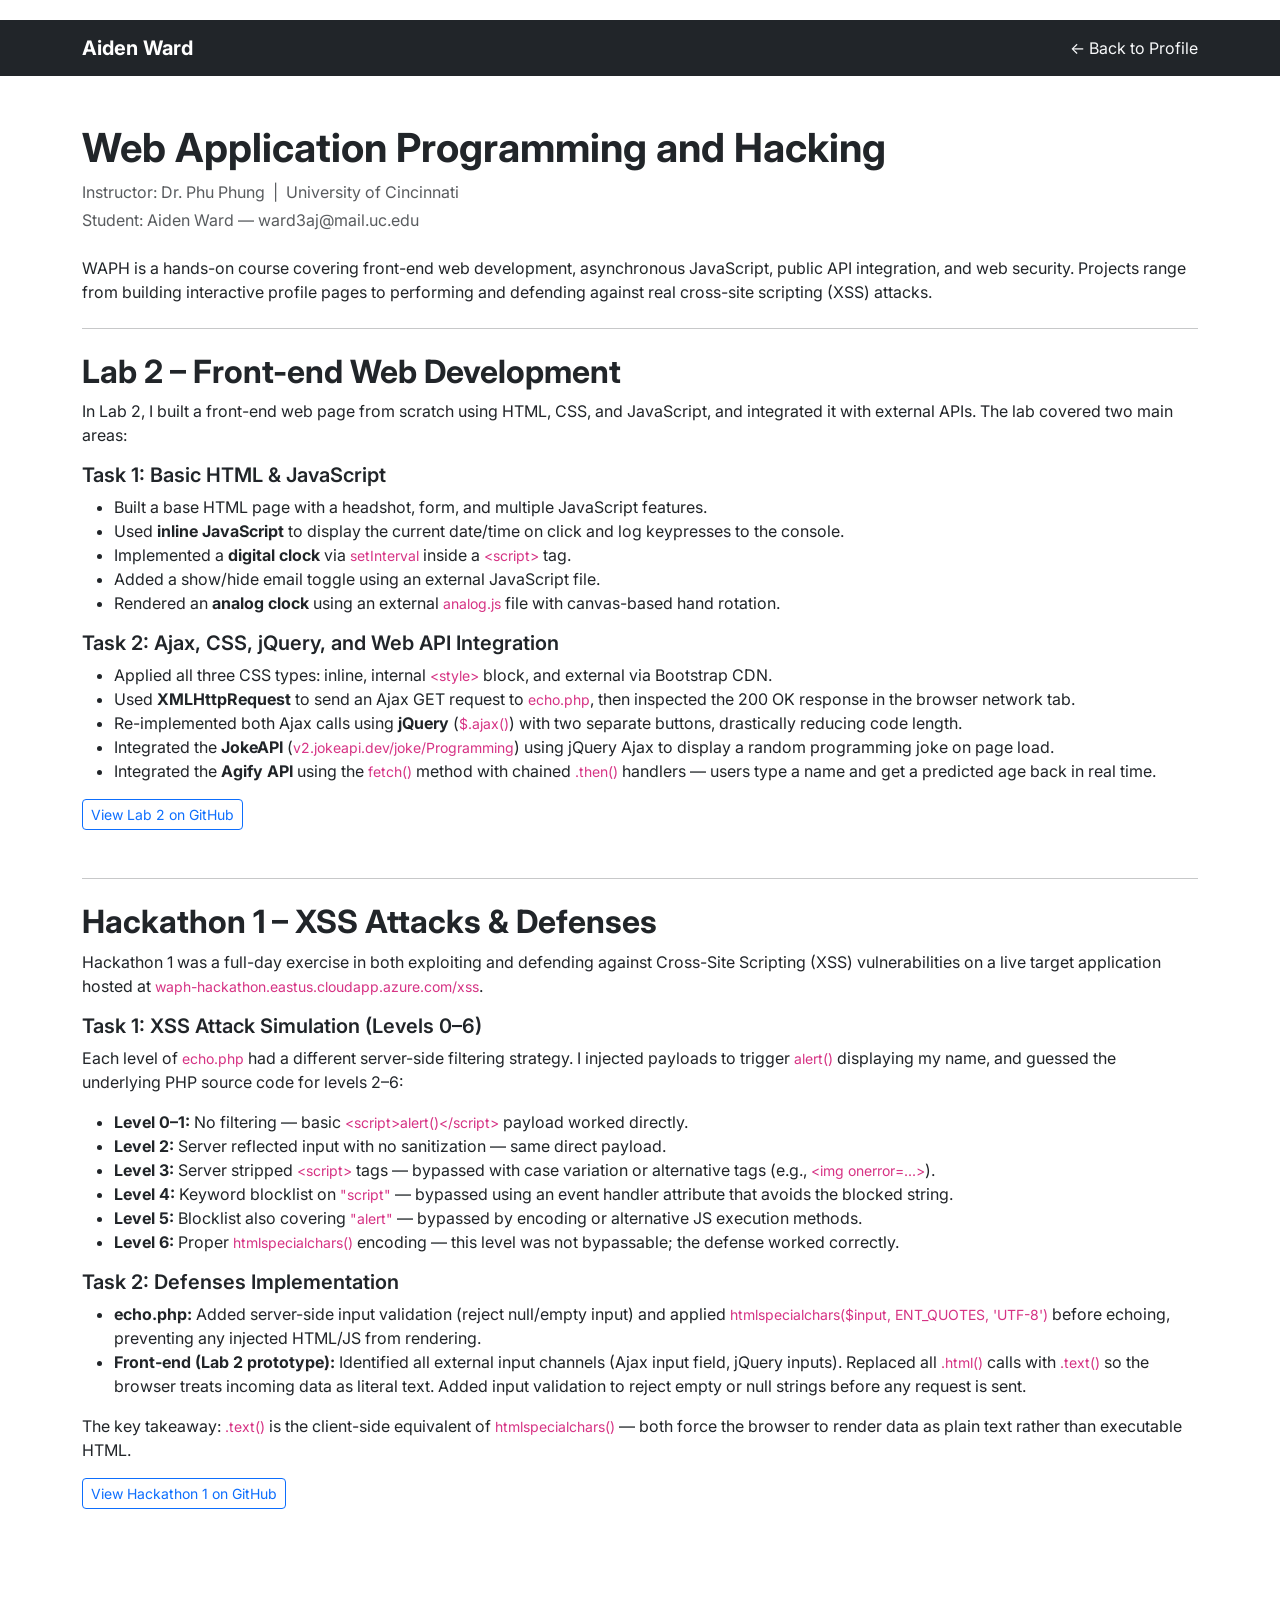
<file: course.html>
<!DOCTYPE html>
<html lang="en">
<head>
    <meta charset="UTF-8">
    <meta name="viewport" content="width=device-width, initial-scale=1.0">
    <title>WAPH Course</title>
    <link rel="preconnect" href="https://fonts.googleapis.com">
    <link rel="preconnect" href="https://fonts.gstatic.com" crossorigin>
    <link href="https://fonts.googleapis.com/css2?family=Inter:ital,opsz,wght@0,14..32,300;0,14..32,400;0,14..32,600&display=swap" rel="stylesheet">
    <link href="https://cdn.jsdelivr.net/npm/bootstrap@5.3.0/dist/css/bootstrap.min.css" rel="stylesheet">
    <link rel="stylesheet" href="style.css?v=2000.0">
</head>
<body id="main-body">

    <nav class="navbar navbar-expand-lg navbar-dark bg-dark">
        <div class="container d-flex justify-content-between">
            <a class="navbar-brand fw-bold" href="#">Aiden Ward</a>
            <a class="nav-link text-light" href="index.html">← Back to Profile</a>
        </div>
    </nav>

    <div class="container mt-5 mb-5">

        <h1 class="fw-bold">Web Application Programming and Hacking</h1>
        <p class="text-muted mb-1">Instructor: Dr. Phu Phung &nbsp;|&nbsp; University of Cincinnati</p>
        <p class="text-muted mb-4">Student: Aiden Ward &mdash; ward3aj@mail.uc.edu</p>

        <p>
            WAPH is a hands-on course covering front-end web development, asynchronous JavaScript,
            public API integration, and web security. Projects range from building interactive
            profile pages to performing and defending against real cross-site scripting (XSS) attacks.
        </p>

        <hr class="my-4">

        <section class="mb-5">
            <h2 class="fw-bold">Lab 2 – Front-end Web Development</h2>
            <p>
                In Lab 2, I built a front-end web page from scratch using HTML, CSS, and JavaScript,
                and integrated it with external APIs. The lab covered two main areas:
            </p>

            <h5 class="fw-semibold mt-3">Task 1: Basic HTML &amp; JavaScript</h5>
            <ul>
                <li>Built a base HTML page with a headshot, form, and multiple JavaScript features.</li>
                <li>Used <strong>inline JavaScript</strong> to display the current date/time on click and log keypresses to the console.</li>
                <li>Implemented a <strong>digital clock</strong> via <code>setInterval</code> inside a <code>&lt;script&gt;</code> tag.</li>
                <li>Added a show/hide email toggle using an external JavaScript file.</li>
                <li>Rendered an <strong>analog clock</strong> using an external <code>analog.js</code> file with canvas-based hand rotation.</li>
            </ul>

            <h5 class="fw-semibold mt-3">Task 2: Ajax, CSS, jQuery, and Web API Integration</h5>
            <ul>
                <li>Applied all three CSS types: inline, internal <code>&lt;style&gt;</code> block, and external via Bootstrap CDN.</li>
                <li>Used <strong>XMLHttpRequest</strong> to send an Ajax GET request to <code>echo.php</code>, then inspected the 200 OK response in the browser network tab.</li>
                <li>Re-implemented both Ajax calls using <strong>jQuery</strong> (<code>$.ajax()</code>) with two separate buttons, drastically reducing code length.</li>
                <li>Integrated the <strong>JokeAPI</strong> (<code>v2.jokeapi.dev/joke/Programming</code>) using jQuery Ajax to display a random programming joke on page load.</li>
                <li>Integrated the <strong>Agify API</strong> using the <code>fetch()</code> method with chained <code>.then()</code> handlers — users type a name and get a predicted age back in real time.</li>
            </ul>

            <p>
                <a href="https://github.com/aidenward6/waph-ward3aj/tree/main/waph-ward3aj/labs/lab2"
                   target="_blank" class="btn btn-outline-primary btn-sm">View Lab 2 on GitHub</a>
            </p>
        </section>

        <hr class="my-4">

        <section class="mb-5">
            <h2 class="fw-bold">Hackathon 1 – XSS Attacks &amp; Defenses</h2>
            <p>
                Hackathon 1 was a full-day exercise in both exploiting and defending against
                Cross-Site Scripting (XSS) vulnerabilities on a live target application hosted
                at <code>waph-hackathon.eastus.cloudapp.azure.com/xss</code>.
            </p>

            <h5 class="fw-semibold mt-3">Task 1: XSS Attack Simulation (Levels 0–6)</h5>
            <p>
                Each level of <code>echo.php</code> had a different server-side filtering strategy.
                I injected payloads to trigger <code>alert()</code> displaying my name, and guessed
                the underlying PHP source code for levels 2–6:
            </p>
            <ul>
                <li><strong>Level 0–1:</strong> No filtering — basic <code>&lt;script&gt;alert()&lt;/script&gt;</code> payload worked directly.</li>
                <li><strong>Level 2:</strong> Server reflected input with no sanitization — same direct payload.</li>
                <li><strong>Level 3:</strong> Server stripped <code>&lt;script&gt;</code> tags — bypassed with case variation or alternative tags (e.g., <code>&lt;img onerror=...&gt;</code>).</li>
                <li><strong>Level 4:</strong> Keyword blocklist on <code>"script"</code> — bypassed using an event handler attribute that avoids the blocked string.</li>
                <li><strong>Level 5:</strong> Blocklist also covering <code>"alert"</code> — bypassed by encoding or alternative JS execution methods.</li>
                <li><strong>Level 6:</strong> Proper <code>htmlspecialchars()</code> encoding — this level was not bypassable; the defense worked correctly.</li>
            </ul>

            <h5 class="fw-semibold mt-3">Task 2: Defenses Implementation</h5>
            <ul>
                <li>
                    <strong>echo.php:</strong> Added server-side input validation (reject null/empty input)
                    and applied <code>htmlspecialchars($input, ENT_QUOTES, 'UTF-8')</code> before echoing,
                    preventing any injected HTML/JS from rendering.
                </li>
                <li>
                    <strong>Front-end (Lab 2 prototype):</strong> Identified all external input channels
                    (Ajax input field, jQuery inputs). Replaced all <code>.html()</code> calls with
                    <code>.text()</code> so the browser treats incoming data as literal text. Added
                    input validation to reject empty or null strings before any request is sent.
                </li>
            </ul>
            <p>
                The key takeaway: <code>.text()</code> is the client-side equivalent of
                <code>htmlspecialchars()</code> — both force the browser to render data as plain
                text rather than executable HTML.
            </p>

            <p>
                <a href="https://github.com/aidenward6/waph-ward3aj/tree/main/waph-ward3aj/labs/hackathon1"
                   target="_blank" class="btn btn-outline-primary btn-sm">View Hackathon 1 on GitHub</a>
            </p>
        </section>

    </div>

</body>
</html>
</file>
<file: style.css>
* {
    font-family: 'Inter', sans-serif !important;
}

body {
    padding-top: 20px;
    padding-bottom: 50px;
    transition: background-color 0.3s, color 0.3s;
}

.company-logo {
    width: 40px !important;
    height: 40px !important;
    object-fit: contain !important;
    margin-right: 15px;
    background-color: white;
    border-radius: 4px;
}

.dark-mode {
    background-color: #1a1a1a !important;
    color: #f1f1f1 !important;
}

.dark-mode .bg-light {
    background-color: #333 !important;
    color: #f1f1f1 !important;
    border-color: #444 !important;
}

.dark-mode .text-muted {
    color: #aaa !important;
}
</file>
